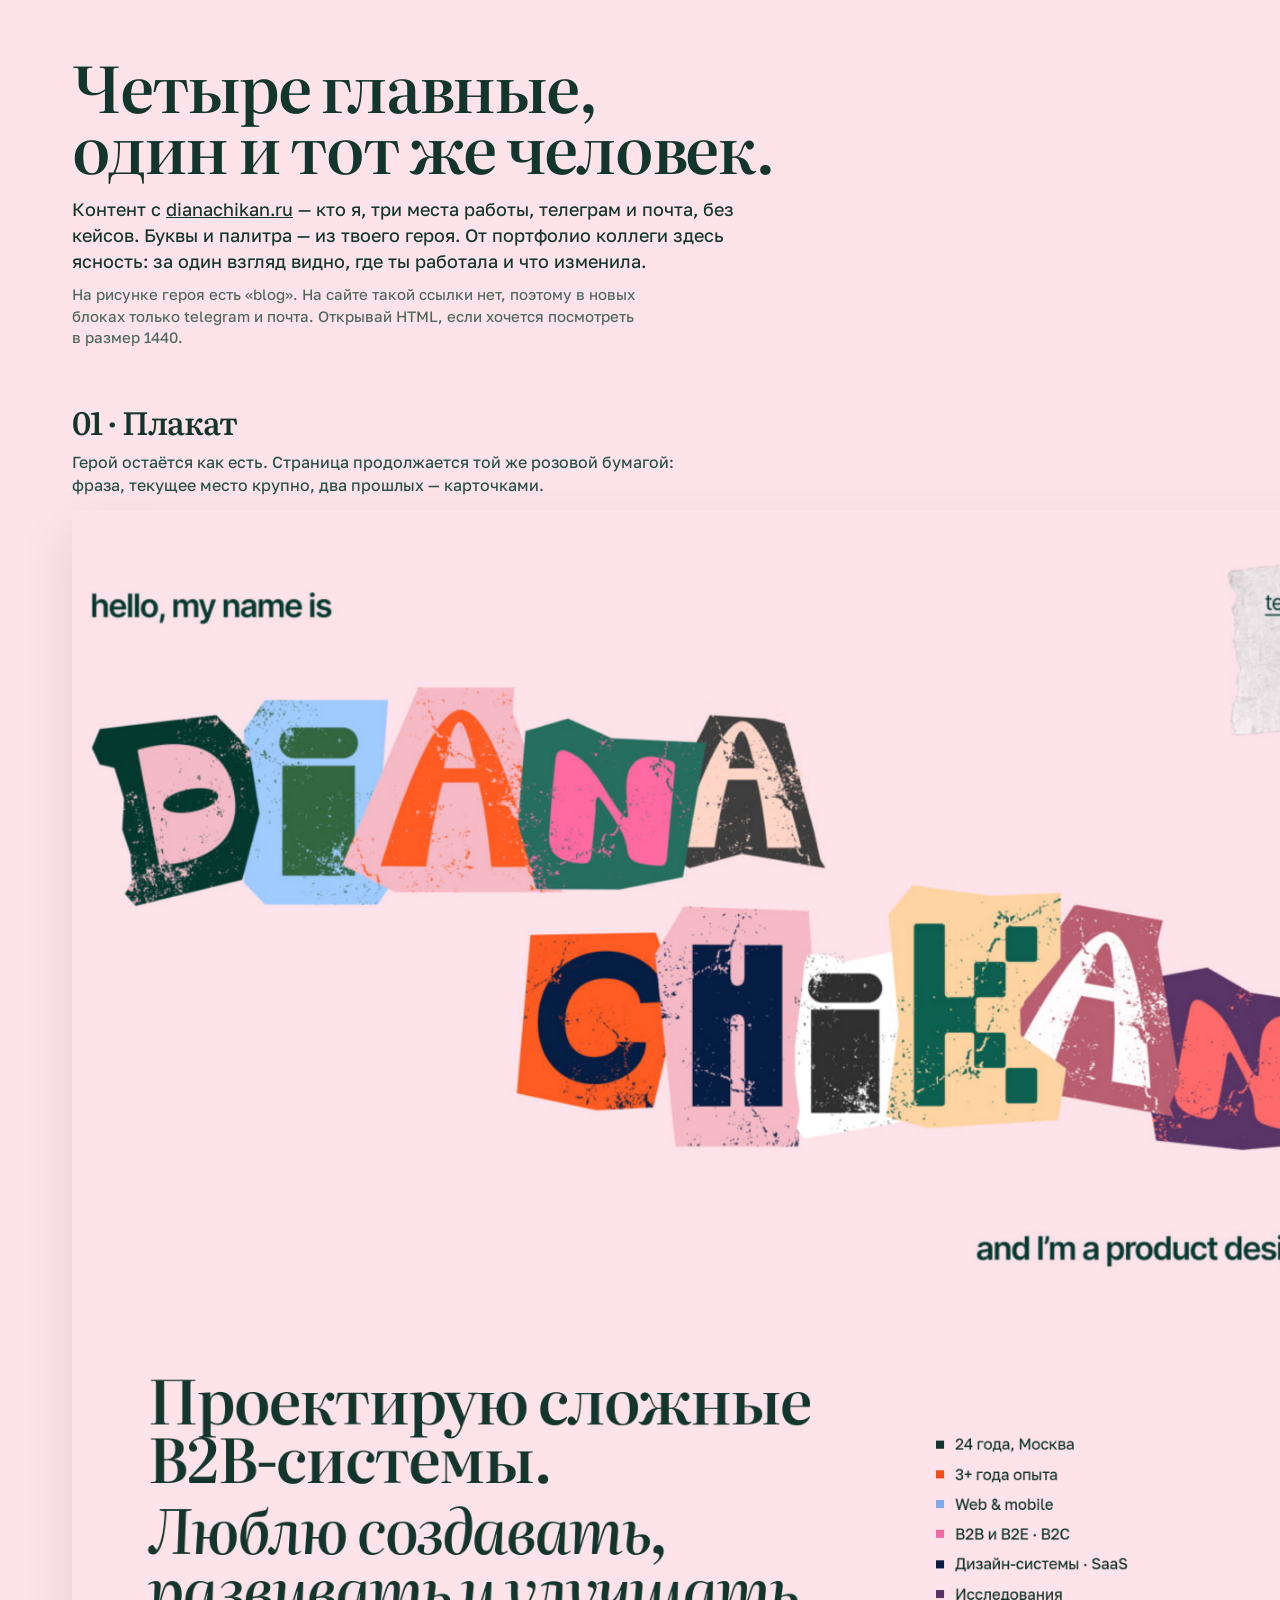
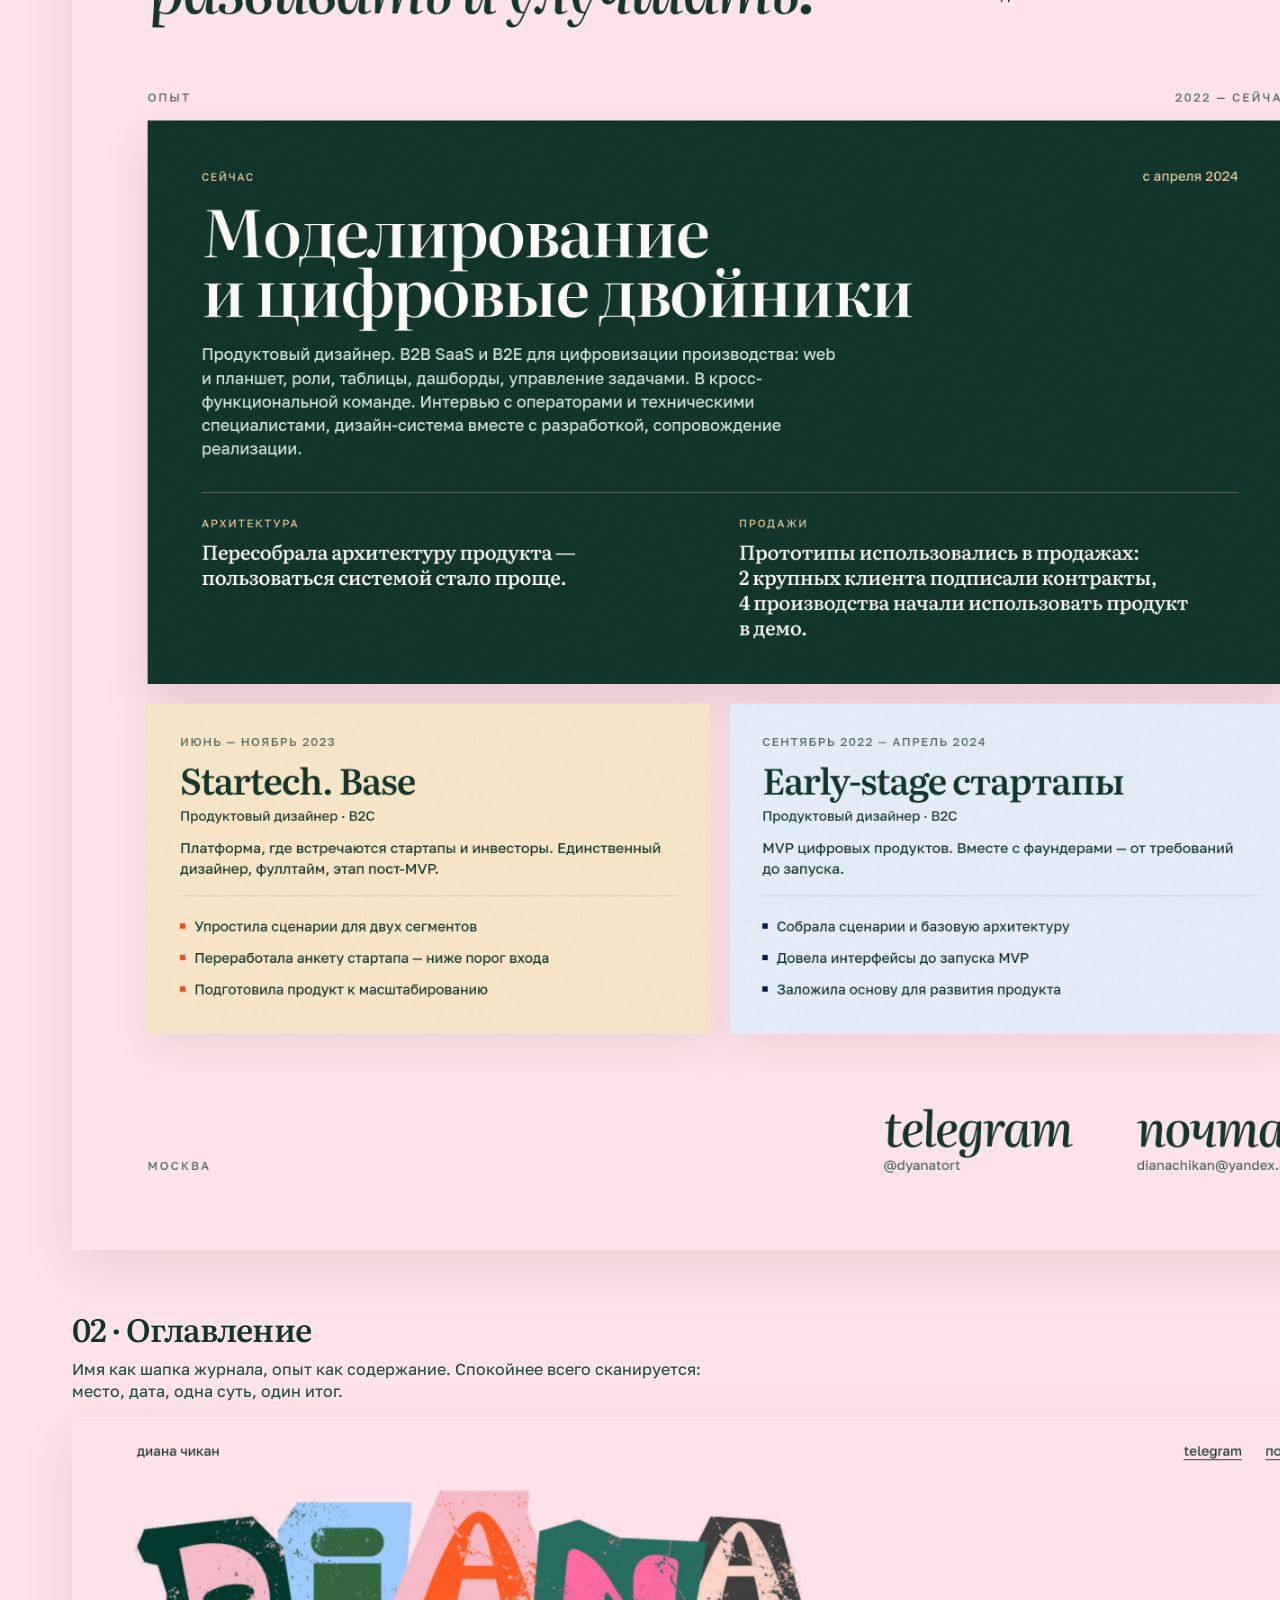
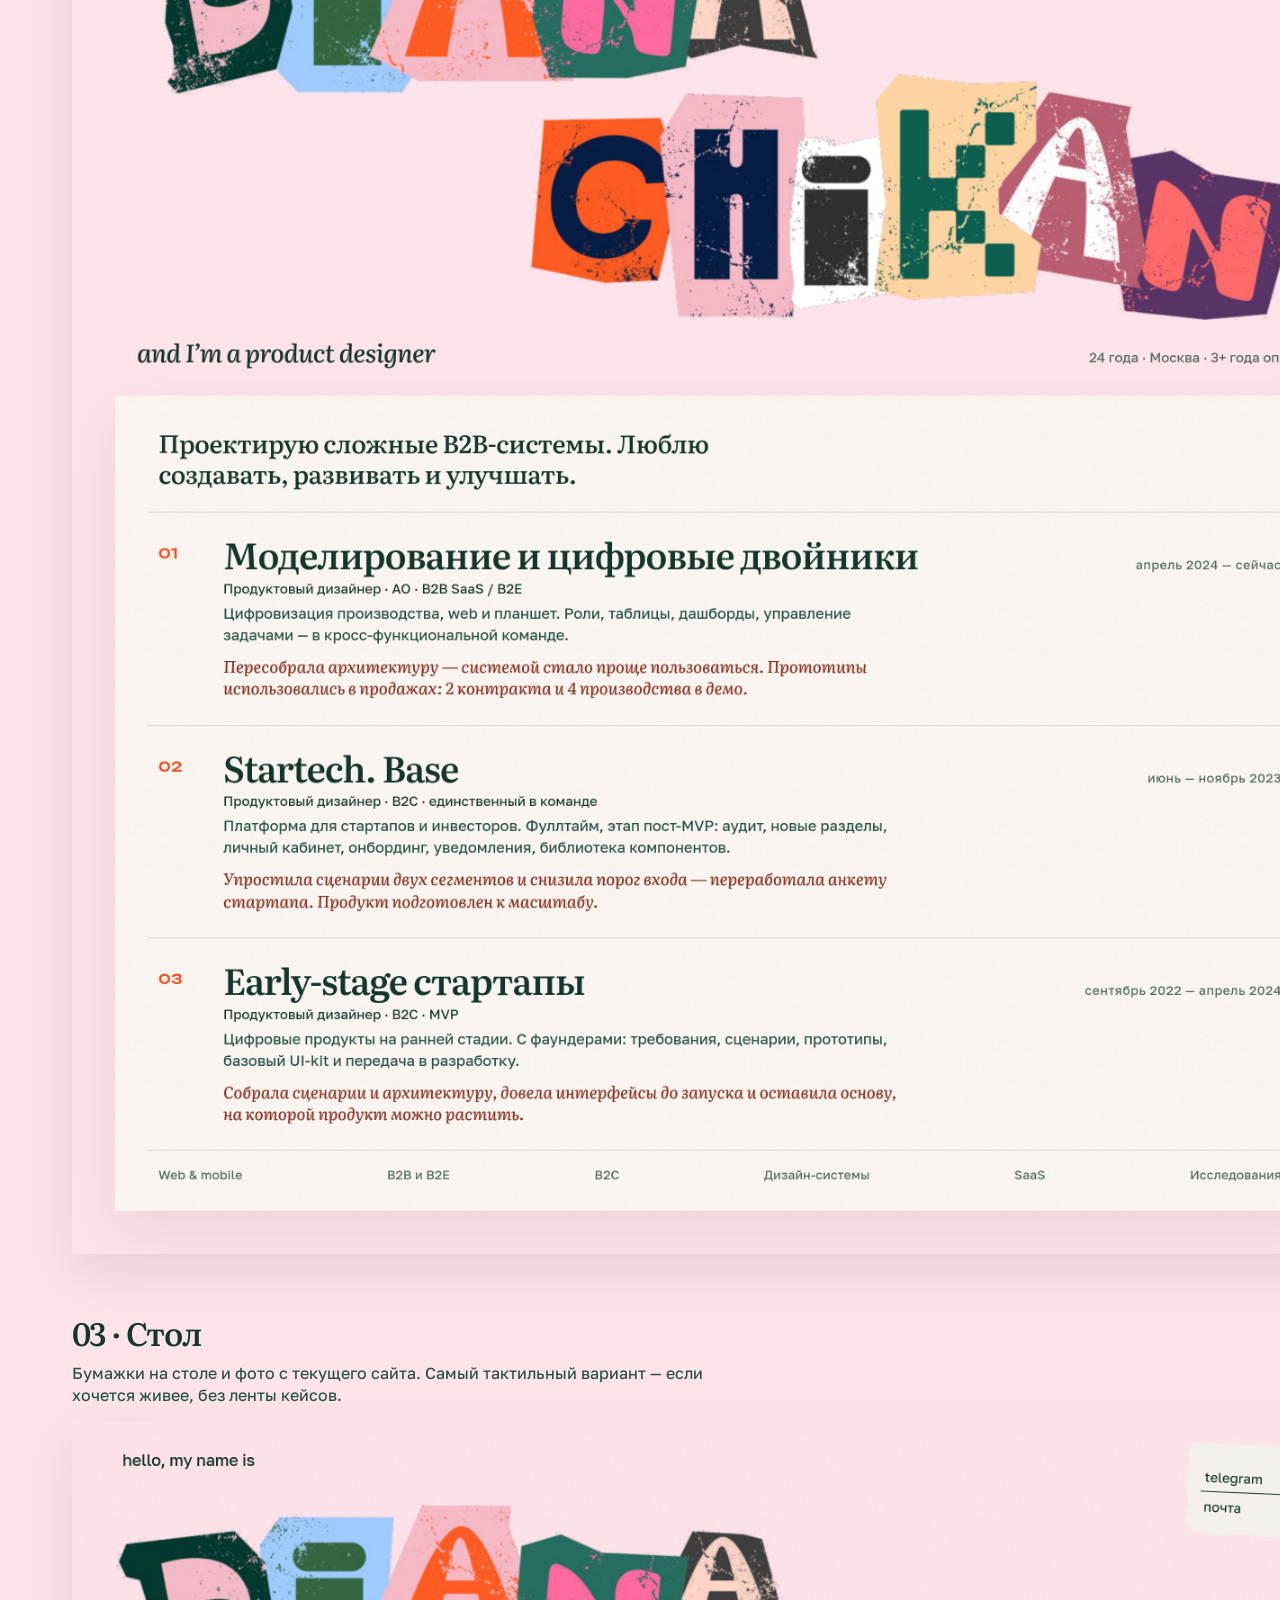
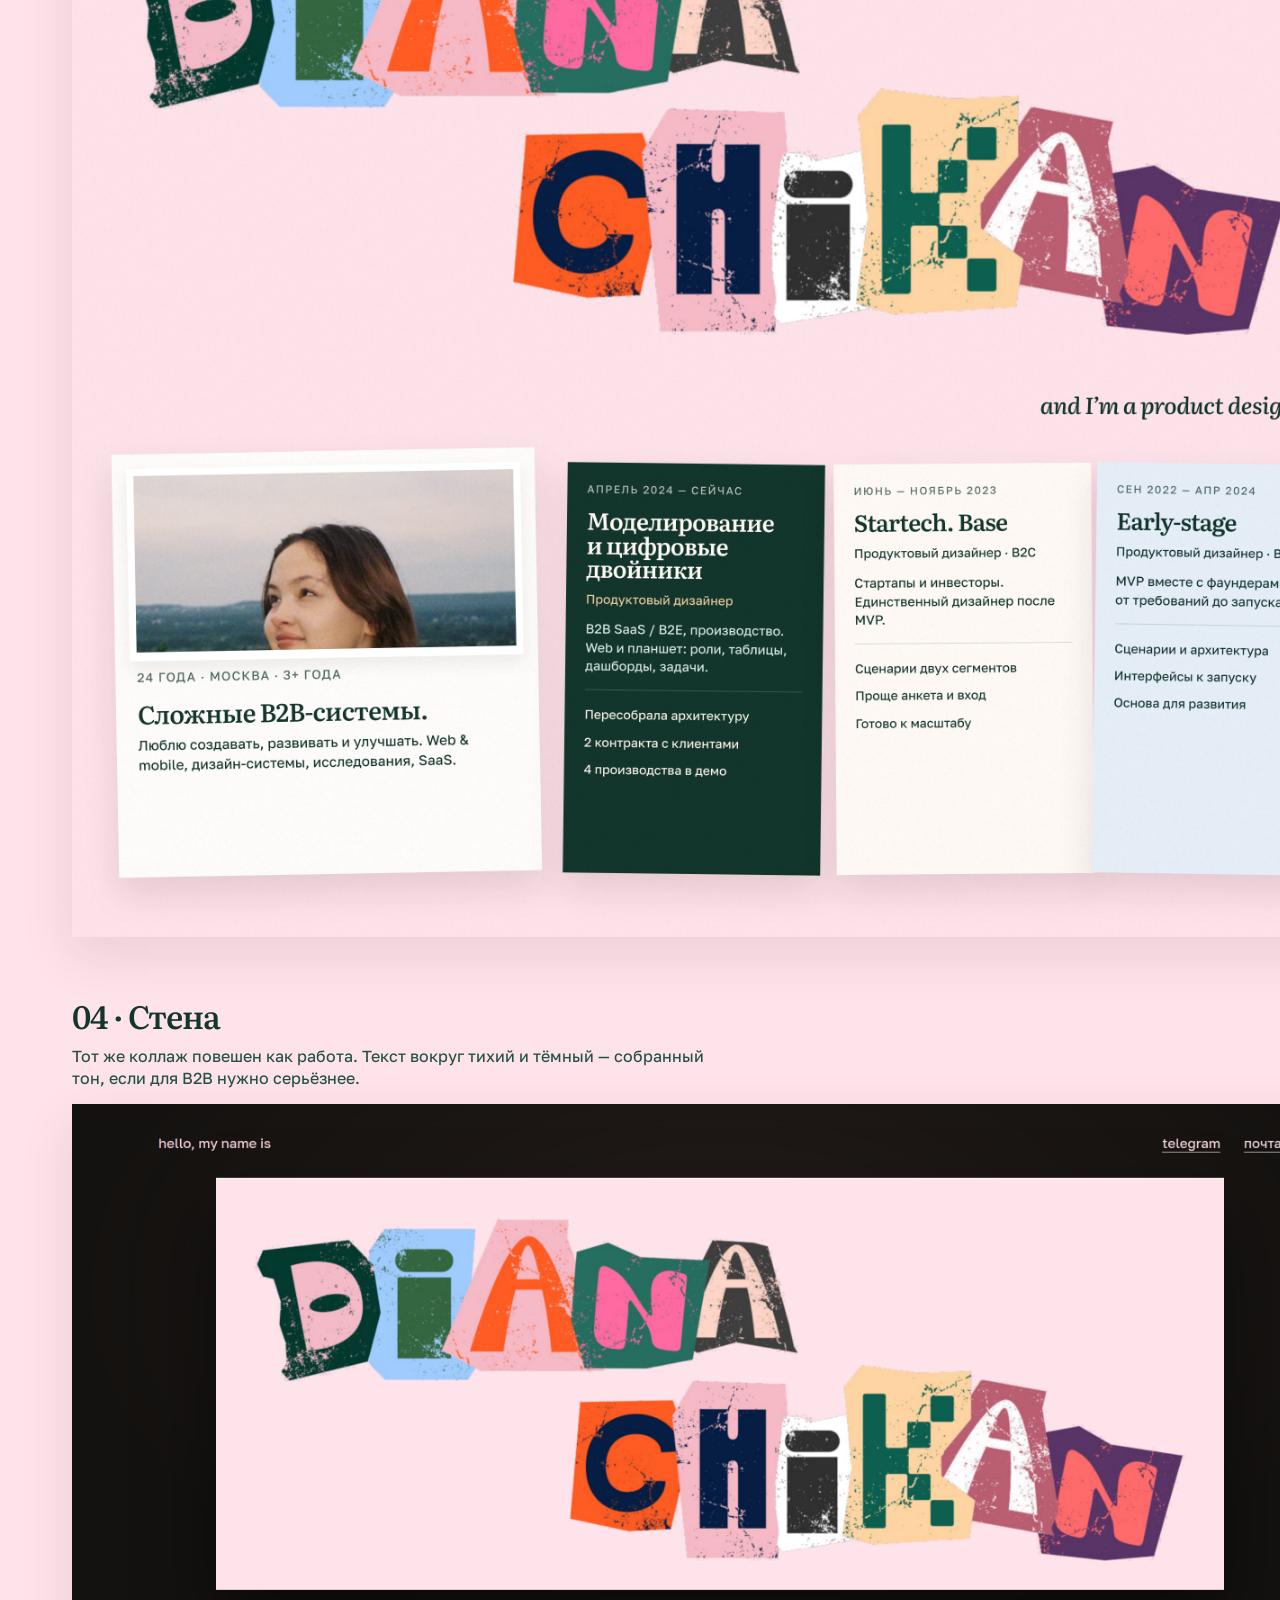
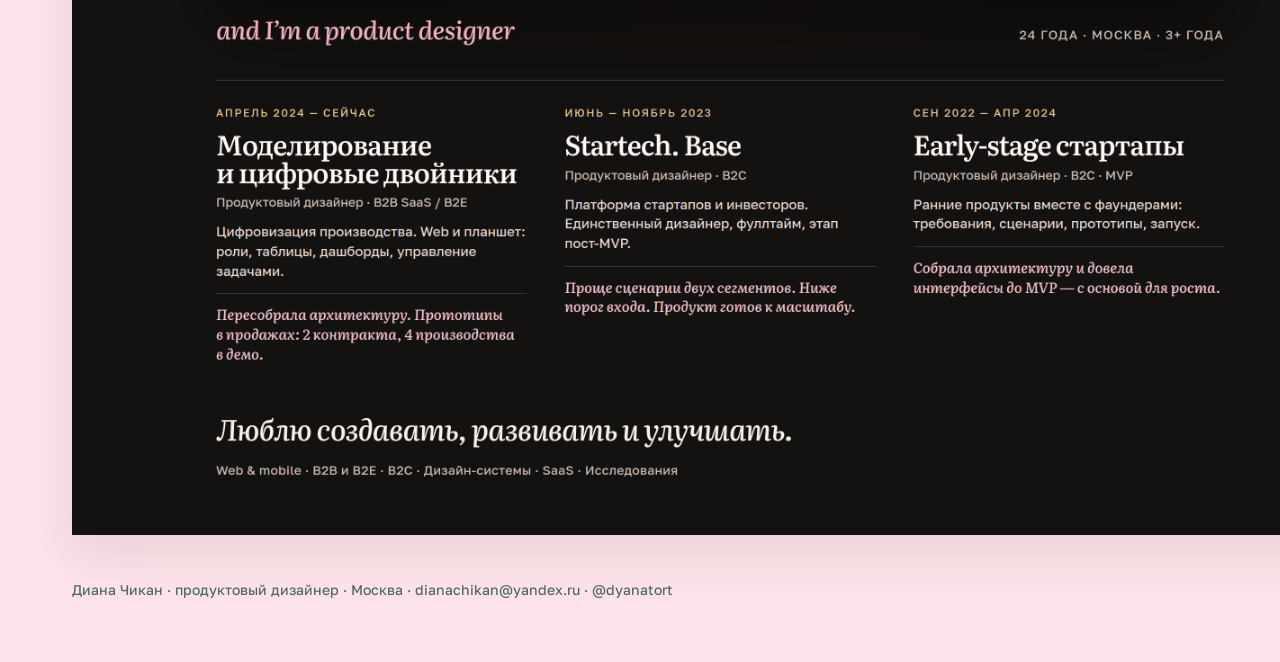
<file: concepts/index.html>
<!DOCTYPE html>
<html lang="ru">
<head>
  <meta charset="utf-8">
  <meta name="viewport" content="width=1440">
  <title>Главная — четыре концепта</title>
  <link rel="stylesheet" href="css/fonts.css">
  <style>
    body {
      width: 1440px;
      margin: 0 auto;
      background: var(--pink);
      color: var(--ink);
    }

    header {
      padding: 56px 72px 12px;
    }

    h1 {
      margin: 0;
      font-family: "Literata", serif;
      font-weight: 560;
      font-size: 64px;
      line-height: 0.95;
      letter-spacing: -0.035em;
    }

    header p {
      max-width: 38em;
      margin: 18px 0 0;
      font-size: 18px;
      line-height: 1.45;
    }

    header a { color: inherit; }

    .note {
      margin-top: 10px;
      font-size: 15px;
      line-height: 1.45;
      color: var(--ink-soft);
    }

    article {
      padding: 36px 72px 18px;
    }

    .label {
      display: flex;
      justify-content: space-between;
      align-items: baseline;
      gap: 24px;
      margin-bottom: 14px;
    }

    .label h2 {
      margin: 0;
      font-family: "Literata", serif;
      font-weight: 560;
      font-size: 32px;
      letter-spacing: -0.03em;
    }

    .label a {
      font-size: 15px;
      text-decoration: none;
      border-bottom: 1px solid currentColor;
    }

    .label p {
      margin: 6px 0 0;
      max-width: 40em;
      font-size: 16px;
      line-height: 1.4;
      color: #245046;
    }

    figure {
      margin: 0;
      background: white;
      box-shadow: 0 18px 50px rgba(60, 24, 36, 0.1);
    }

    figure img { width: 100%; height: auto; }

    footer {
      padding: 28px 72px 64px;
      font-size: 14px;
      color: var(--ink-soft);
    }
  </style>
</head>
<body>
  <header>
    <h1>Четыре главные,<br>один и тот же человек.</h1>
    <p>
      Контент с&nbsp;<a href="https://dianachikan.ru/">dianachikan.ru</a> — кто я, три места работы, телеграм и&nbsp;почта, без кейсов.
      Буквы и&nbsp;палитра — из&nbsp;твоего героя.
      От&nbsp;портфолио коллеги здесь ясность: за&nbsp;один взгляд видно, где ты работала и&nbsp;что изменила.
    </p>
    <p class="note">
      На&nbsp;рисунке героя есть «blog». На&nbsp;сайте такой ссылки нет, поэтому в&nbsp;новых блоках только telegram и&nbsp;почта.
      Открывай HTML, если хочется посмотреть в&nbsp;размер 1440.
    </p>
  </header>

  <article>
    <div class="label">
      <div>
        <h2>01 · Плакат</h2>
        <p>Герой остаётся как есть. Страница продолжается той же розовой бумагой: фраза, текущее место крупно, два прошлых — карточками.</p>
      </div>
      <a href="poster.html">открыть</a>
    </div>
    <figure><img src="shots/poster.png" alt="Концепт Плакат"></figure>
  </article>

  <article>
    <div class="label">
      <div>
        <h2>02 · Оглавление</h2>
        <p>Имя как шапка журнала, опыт как содержание. Спокойнее всего сканируется: место, дата, одна суть, один итог.</p>
      </div>
      <a href="contents.html">открыть</a>
    </div>
    <figure><img src="shots/contents.png" alt="Концепт Оглавление"></figure>
  </article>

  <article>
    <div class="label">
      <div>
        <h2>03 · Стол</h2>
        <p>Бумажки на&nbsp;столе и&nbsp;фото с&nbsp;текущего сайта. Самый тактильный вариант — если хочется живее, без ленты кейсов.</p>
      </div>
      <a href="desk.html">открыть</a>
    </div>
    <figure><img src="shots/desk.png" alt="Концепт Стол"></figure>
  </article>

  <article>
    <div class="label">
      <div>
        <h2>04 · Стена</h2>
        <p>Тот же коллаж повешен как работа. Текст вокруг тихий и&nbsp;тёмный — собранный тон, если для B2B нужно серьёзнее.</p>
      </div>
      <a href="wall.html">открыть</a>
    </div>
    <figure><img src="shots/wall.png" alt="Концепт Стена"></figure>
  </article>

  <footer>Диана Чикан · продуктовый дизайнер · Москва · dianachikan@yandex.ru · @dyanatort</footer>
</body>
</html>
</file>
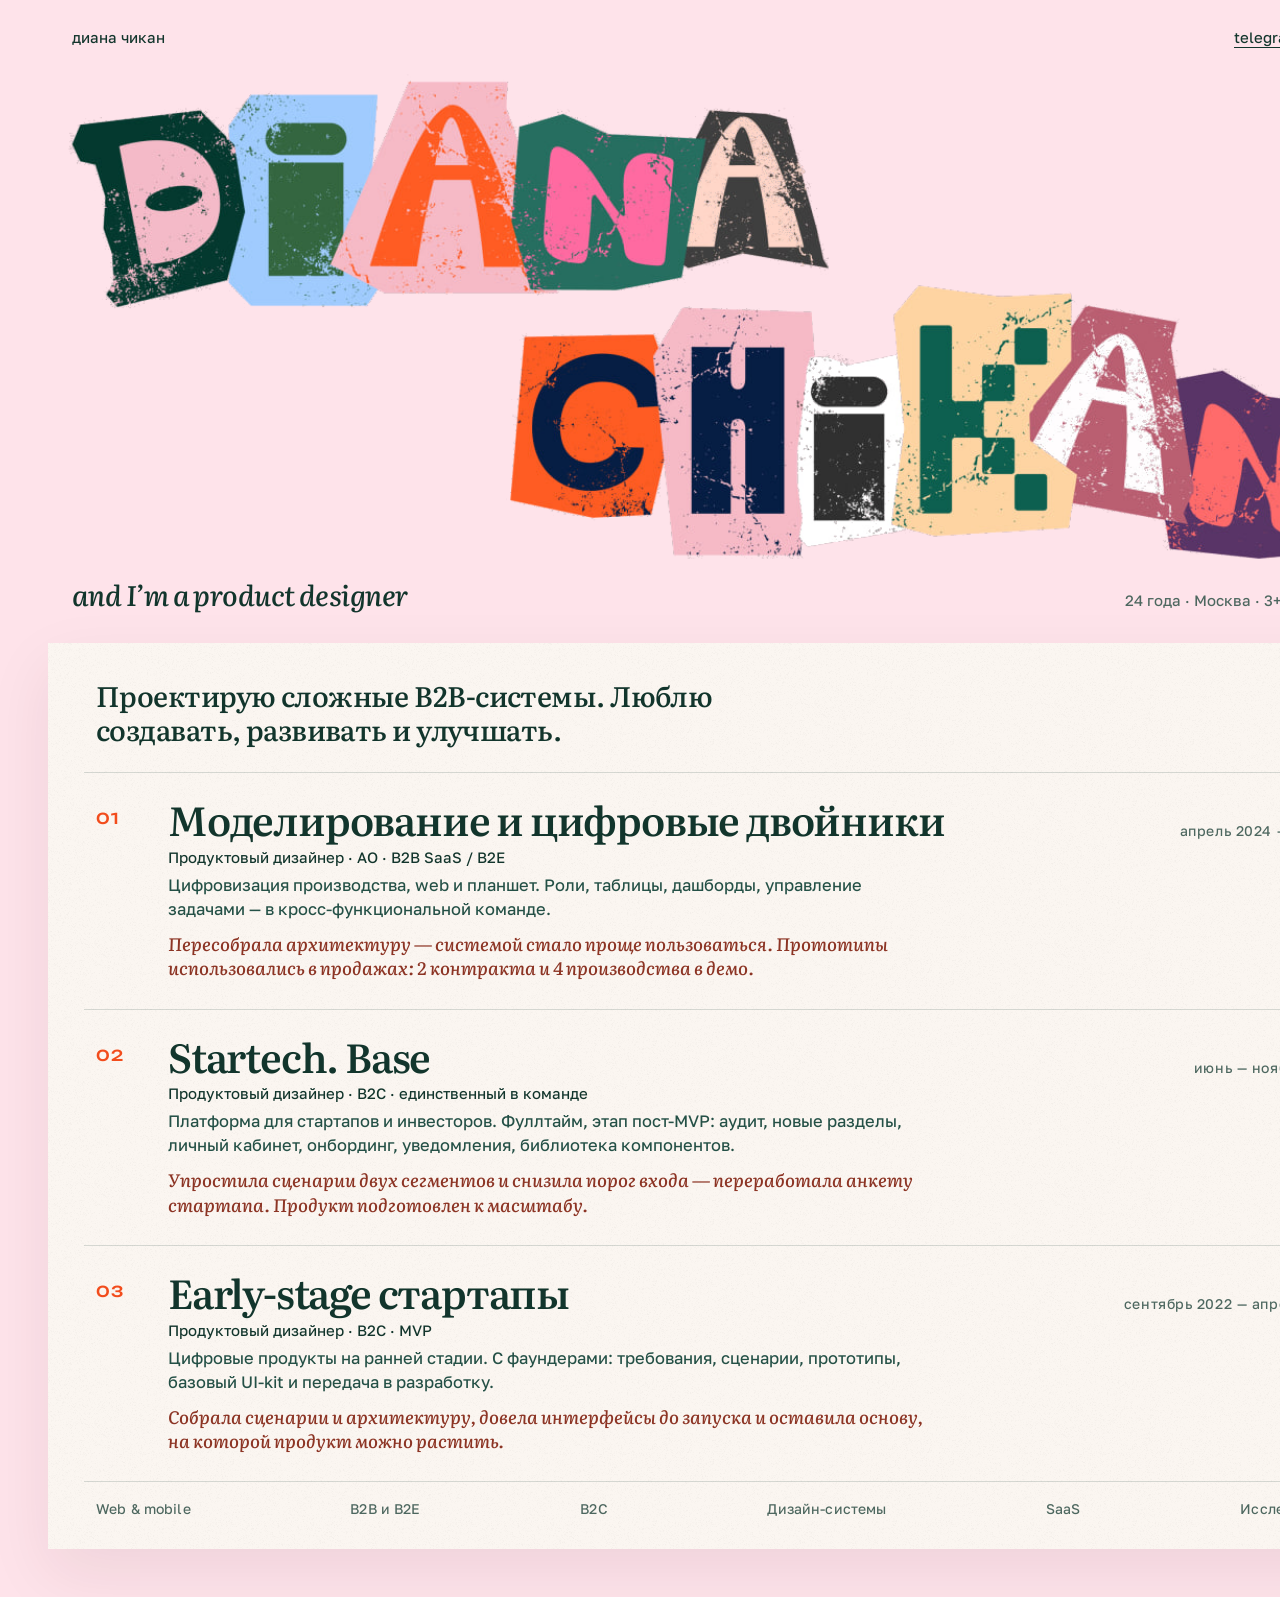
<file: concepts/contents.html>
<!DOCTYPE html>
<html lang="ru">
<head>
  <meta charset="utf-8">
  <meta name="viewport" content="width=1440">
  <title>Оглавление — Диана Чикан</title>
  <link rel="stylesheet" href="css/fonts.css">
  <style>
    body {
      width: 1440px;
      margin: 0 auto;
      background: var(--pink);
    }

    header {
      display: flex;
      justify-content: space-between;
      align-items: baseline;
      padding: 28px 72px 0;
      font-size: 15px;
    }

    header nav { display: flex; gap: 26px; }

    header a {
      text-decoration: none;
      border-bottom: 1px solid currentColor;
      padding-bottom: 1px;
    }

    .mast {
      width: calc(100% - 120px);
      margin: 18px 60px 0;
      height: auto;
    }

    .under {
      display: flex;
      justify-content: space-between;
      align-items: baseline;
      gap: 24px;
      margin: 6px 72px 0;
    }

    .under em {
      font-family: "Literata", serif;
      font-style: italic;
      font-weight: 520;
      font-size: 28px;
      letter-spacing: -0.02em;
    }

    .under span {
      font-size: 15px;
      color: var(--ink-soft);
    }

    .sheet {
      position: relative;
      margin: 28px 48px 48px;
      padding: 8px 36px 22px;
      background: var(--paper);
      box-shadow: 0 24px 60px rgba(70, 24, 40, 0.08);
    }

    .sheet::before {
      content: "";
      position: absolute;
      inset: 0;
      background: url("assets/noise.png");
      opacity: 0.18;
      mix-blend-mode: multiply;
      pointer-events: none;
    }

    .bio {
      position: relative;
      margin: 0;
      padding: 28px 12px 8px;
      max-width: 28em;
      font-family: "Literata", serif;
      font-weight: 520;
      font-size: 28px;
      line-height: 1.2;
      letter-spacing: -0.02em;
    }

    ol {
      position: relative;
      list-style: none;
      margin: 18px 0 0;
      padding: 0;
    }

    li {
      display: grid;
      grid-template-columns: 64px 1fr;
      gap: 8px;
      padding: 26px 12px 28px;
      border-top: 1px solid rgba(18, 53, 44, 0.16);
    }

    .n {
      padding-top: 10px;
      font-family: "Unbounded", sans-serif;
      font-weight: 500;
      font-size: 15px;
      letter-spacing: 0.04em;
      color: var(--orange);
    }

    .top {
      display: grid;
      grid-template-columns: 1fr auto;
      gap: 28px;
      align-items: baseline;
    }

    h2 {
      margin: 0;
      font-family: "Literata", serif;
      font-weight: 580;
      font-size: 40px;
      line-height: 1.02;
      letter-spacing: -0.03em;
    }

    time {
      font-size: 14px;
      letter-spacing: 0.04em;
      color: var(--ink-soft);
      white-space: nowrap;
    }

    .role {
      margin: 8px 0 0;
      font-size: 15px;
    }

    .desc {
      margin: 8px 0 0;
      max-width: 46em;
      font-size: 16.5px;
      line-height: 1.45;
      color: #245046;
    }

    .proof {
      margin: 10px 0 0;
      max-width: 42em;
      font-family: "Literata", serif;
      font-style: italic;
      font-weight: 500;
      font-size: 18px;
      line-height: 1.35;
      color: #8c3424;
    }

    .skills {
      position: relative;
      display: flex;
      justify-content: space-between;
      gap: 24px;
      margin: 0;
      padding: 18px 12px 10px;
      border-top: 1px solid rgba(18, 53, 44, 0.16);
      font-size: 14px;
      letter-spacing: 0.01em;
      color: var(--ink-soft);
    }
  </style>
</head>
<body>
  <header>
    <span>диана чикан</span>
    <nav>
      <a href="https://t.me/dyanatort">telegram</a>
      <a href="mailto:dianachikan@yandex.ru">почта</a>
    </nav>
  </header>

  <img class="mast" src="assets/mark.png" alt="Diana Chikan">

  <p class="under">
    <em>and I’m a product designer</em>
    <span>24 года · Москва · 3+ года опыта</span>
  </p>

  <section class="sheet">
    <p class="bio">Проектирую сложные B2B-системы. Люблю создавать, развивать и&nbsp;улучшать.</p>
    <ol>
      <li>
        <span class="n">01</span>
        <div>
          <div class="top">
            <h2>Моделирование и&nbsp;цифровые двойники</h2>
            <time>апрель 2024 — сейчас</time>
          </div>
          <p class="role">Продуктовый дизайнер · АО · B2B SaaS / B2E</p>
          <p class="desc">Цифровизация производства, web и&nbsp;планшет. Роли, таблицы, дашборды, управление задачами — в&nbsp;кросс-функциональной команде.</p>
          <p class="proof">Пересобрала архитектуру — системой стало проще пользоваться. Прототипы использовались в&nbsp;продажах: 2&nbsp;контракта и&nbsp;4&nbsp;производства в&nbsp;демо.</p>
        </div>
      </li>
      <li>
        <span class="n">02</span>
        <div>
          <div class="top">
            <h2>Startech. Base</h2>
            <time>июнь — ноябрь 2023</time>
          </div>
          <p class="role">Продуктовый дизайнер · B2C · единственный в&nbsp;команде</p>
          <p class="desc">Платформа для стартапов и&nbsp;инвесторов. Фуллтайм, этап пост-MVP: аудит, новые разделы, личный кабинет, онбординг, уведомления, библиотека компонентов.</p>
          <p class="proof">Упростила сценарии двух сегментов и&nbsp;снизила порог входа — переработала анкету стартапа. Продукт подготовлен к&nbsp;масштабу.</p>
        </div>
      </li>
      <li>
        <span class="n">03</span>
        <div>
          <div class="top">
            <h2>Early-stage стартапы</h2>
            <time>сентябрь 2022 — апрель 2024</time>
          </div>
          <p class="role">Продуктовый дизайнер · B2C · MVP</p>
          <p class="desc">Цифровые продукты на&nbsp;ранней стадии. С&nbsp;фаундерами: требования, сценарии, прототипы, базовый UI&#8209;kit и&nbsp;передача в&nbsp;разработку.</p>
          <p class="proof">Собрала сценарии и&nbsp;архитектуру, довела интерфейсы до&nbsp;запуска и&nbsp;оставила основу, на&nbsp;которой продукт можно растить.</p>
        </div>
      </li>
    </ol>
    <p class="skills">
      <span>Web &amp; mobile</span>
      <span>B2B и B2E</span>
      <span>B2C</span>
      <span>Дизайн-системы</span>
      <span>SaaS</span>
      <span>Исследования</span>
    </p>
  </section>
</body>
</html>
</file>
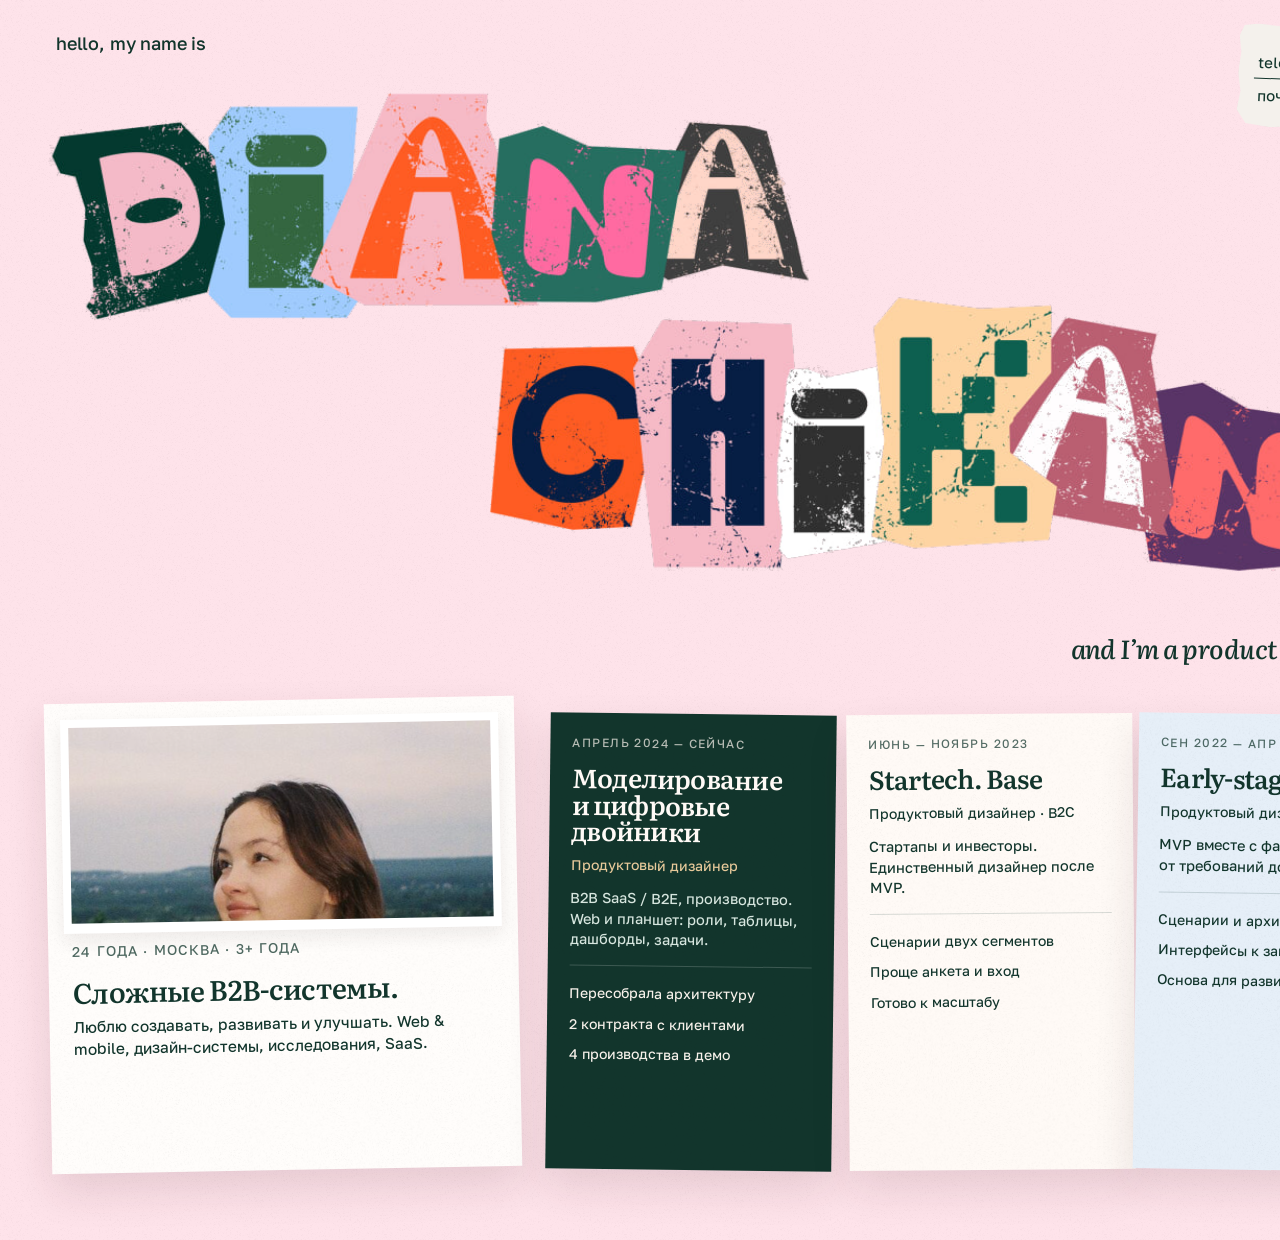
<file: concepts/desk.html>
<!DOCTYPE html>
<html lang="ru">
<head>
  <meta charset="utf-8">
  <meta name="viewport" content="width=1440">
  <title>Стол — Диана Чикан</title>
  <link rel="stylesheet" href="css/fonts.css">
  <style>
    body {
      width: 1440px;
      height: 1240px;
      margin: 0 auto;
      overflow: hidden;
      background: var(--pink);
    }

    .board {
      position: relative;
      width: 1440px;
      height: 1240px;
    }

    .board::before {
      content: "";
      position: absolute;
      inset: 0;
      background: url("assets/noise.png");
      opacity: 0.16;
      mix-blend-mode: multiply;
      pointer-events: none;
    }

    .hello {
      position: absolute;
      left: 56px;
      top: 32px;
      margin: 0;
      font-size: 18px;
      font-weight: 500;
      letter-spacing: -0.01em;
    }

    .tag {
      position: absolute;
      right: 56px;
      top: 628px;
      margin: 0;
      font-family: "Literata", serif;
      font-style: italic;
      font-weight: 520;
      font-size: 26px;
      letter-spacing: -0.02em;
    }

    .mark {
      position: absolute;
      left: 40px;
      top: 78px;
      width: 1320px;
      height: auto;
    }

    .scrap {
      position: absolute;
      z-index: 3;
      top: 26px;
      right: 46px;
      width: 156px;
      padding: 22px 16px 16px;
      background: #f4f1ec;
      transform: rotate(2.4deg);
      box-shadow: 0 12px 28px rgba(50, 20, 30, 0.12);
      clip-path: polygon(
        3% 2%, 12% 0, 28% 2%, 46% 0, 63% 1.6%, 80% 0, 97% 3%,
        100% 16%, 98% 34%, 100% 52%, 97.5% 70%, 100% 88%, 96% 100%,
        78% 98%, 58% 100%, 40% 97.5%, 22% 100%, 6% 97%,
        0 84%, 2% 66%, 0 48%, 1.5% 28%, 0 12%
      );
    }

    .scrap a {
      display: block;
      padding: 7px 4px;
      border-bottom: 1px solid var(--ink);
      text-decoration: none;
      font-size: 15px;
    }

    .scrap a:last-child { border-bottom: 0; }

    .paper {
      position: absolute;
      z-index: 2;
      overflow: hidden;
      box-shadow: 0 18px 40px rgba(60, 24, 36, 0.12);
    }

    .paper::before {
      content: "";
      position: absolute;
      inset: 0;
      background: url("assets/noise.png");
      opacity: 0.2;
      mix-blend-mode: multiply;
      pointer-events: none;
    }

    .paper > * { position: relative; z-index: 1; }

    .bio {
      left: 48px;
      top: 700px;
      width: 470px;
      height: 470px;
      padding: 16px 16px 20px;
      background: #fffdfb;
      transform: rotate(-1.05deg);
    }

    .polaroid {
      background: white;
      padding: 8px 8px 10px;
      box-shadow: 0 8px 18px rgba(40, 20, 30, 0.08);
    }

    .polaroid img {
      width: 100%;
      height: 196px;
      object-fit: cover;
      object-position: center 18%;
    }

    .bio h2 {
      margin: 16px 8px 0;
      font-family: "Literata", serif;
      font-weight: 560;
      font-size: 28px;
      line-height: 1.05;
      letter-spacing: -0.03em;
    }

    .bio .meta {
      margin: 8px 8px 0;
      font-size: 14px;
      letter-spacing: 0.08em;
      text-transform: uppercase;
      color: var(--ink-soft);
    }

    .bio p {
      margin: 10px 8px 0;
      font-size: 15.5px;
      line-height: 1.4;
    }

    .ticket {
      top: 714px;
      width: 286px;
      height: 456px;
      padding: 22px 22px 20px;
    }

    .t1 {
      left: 548px;
      background: #12352c;
      color: #f7f1ea;
      transform: rotate(0.7deg);
    }

    .t2 {
      left: 848px;
      background: #fffaf6;
      transform: rotate(-0.45deg);
    }

    .t3 {
      left: 1136px;
      width: 256px;
      background: #e6eff8;
      transform: rotate(0.85deg);
    }

    .ticket .when {
      margin: 0;
      font-size: 12px;
      letter-spacing: 0.12em;
      text-transform: uppercase;
      opacity: 0.72;
    }

    .ticket h3 {
      margin: 14px 0 0;
      font-family: "Literata", serif;
      font-weight: 580;
      font-size: 26px;
      line-height: 1.02;
      letter-spacing: -0.03em;
    }

    .t1 h3 { color: #fffaf6; }

    .ticket .role {
      margin: 12px 0 0;
      font-size: 14px;
      line-height: 1.35;
    }

    .ticket .text {
      margin: 14px 0 0;
      font-size: 14.5px;
      line-height: 1.4;
    }

    .t1 .text { color: #d7e6df; }
    .t1 .role { color: var(--sand-deep); }

    .ticket ul {
      margin: 16px 0 0;
      padding: 12px 0 0;
      list-style: none;
      border-top: 1px solid rgba(255, 255, 255, 0.18);
    }

    .t2 ul, .t3 ul { border-top-color: rgba(18, 53, 44, 0.16); }

    .ticket li {
      margin: 0;
      padding: 6px 0;
      font-size: 14px;
      line-height: 1.3;
    }
  </style>
</head>
<body>
  <div class="board">
    <p class="hello">hello, my name is</p>
    <aside class="scrap">
      <a href="https://t.me/dyanatort">telegram</a>
      <a href="mailto:dianachikan@yandex.ru">почта</a>
    </aside>
    <img class="mark" src="assets/mark.png" alt="Diana Chikan">
    <p class="tag">and I’m a product designer</p>

    <article class="paper bio">
      <div class="polaroid">
        <img src="assets/photo.png" alt="Диана Чикан">
      </div>
      <p class="meta">24 года · Москва · 3+ года</p>
      <h2>Сложные B2B&#8209;системы.</h2>
      <p>Люблю создавать, развивать и&nbsp;улучшать. Web &amp; mobile, дизайн-системы, исследования, SaaS.</p>
    </article>

    <article class="paper ticket t1">
      <p class="when">апрель 2024 — сейчас</p>
      <h3>Моделирование и&nbsp;цифровые двойники</h3>
      <p class="role">Продуктовый дизайнер</p>
      <p class="text">B2B SaaS / B2E, производство. Web и&nbsp;планшет: роли, таблицы, дашборды, задачи.</p>
      <ul>
        <li>Пересобрала архитектуру</li>
        <li>2 контракта с&nbsp;клиентами</li>
        <li>4 производства в&nbsp;демо</li>
      </ul>
    </article>

    <article class="paper ticket t2">
      <p class="when">июнь — ноябрь 2023</p>
      <h3>Startech. Base</h3>
      <p class="role">Продуктовый дизайнер · B2C</p>
      <p class="text">Стартапы и&nbsp;инвесторы. Единственный дизайнер после MVP.</p>
      <ul>
        <li>Сценарии двух сегментов</li>
        <li>Проще анкета и&nbsp;вход</li>
        <li>Готово к&nbsp;масштабу</li>
      </ul>
    </article>

    <article class="paper ticket t3">
      <p class="when">сен 2022 — апр 2024</p>
      <h3>Early-stage</h3>
      <p class="role">Продуктовый дизайнер · B2C</p>
      <p class="text">MVP вместе с&nbsp;фаундерами: от&nbsp;требований до&nbsp;запуска.</p>
      <ul>
        <li>Сценарии и&nbsp;архитектура</li>
        <li>Интерфейсы к&nbsp;запуску</li>
        <li>Основа для развития</li>
      </ul>
    </article>
  </div>
</body>
</html>
</file>
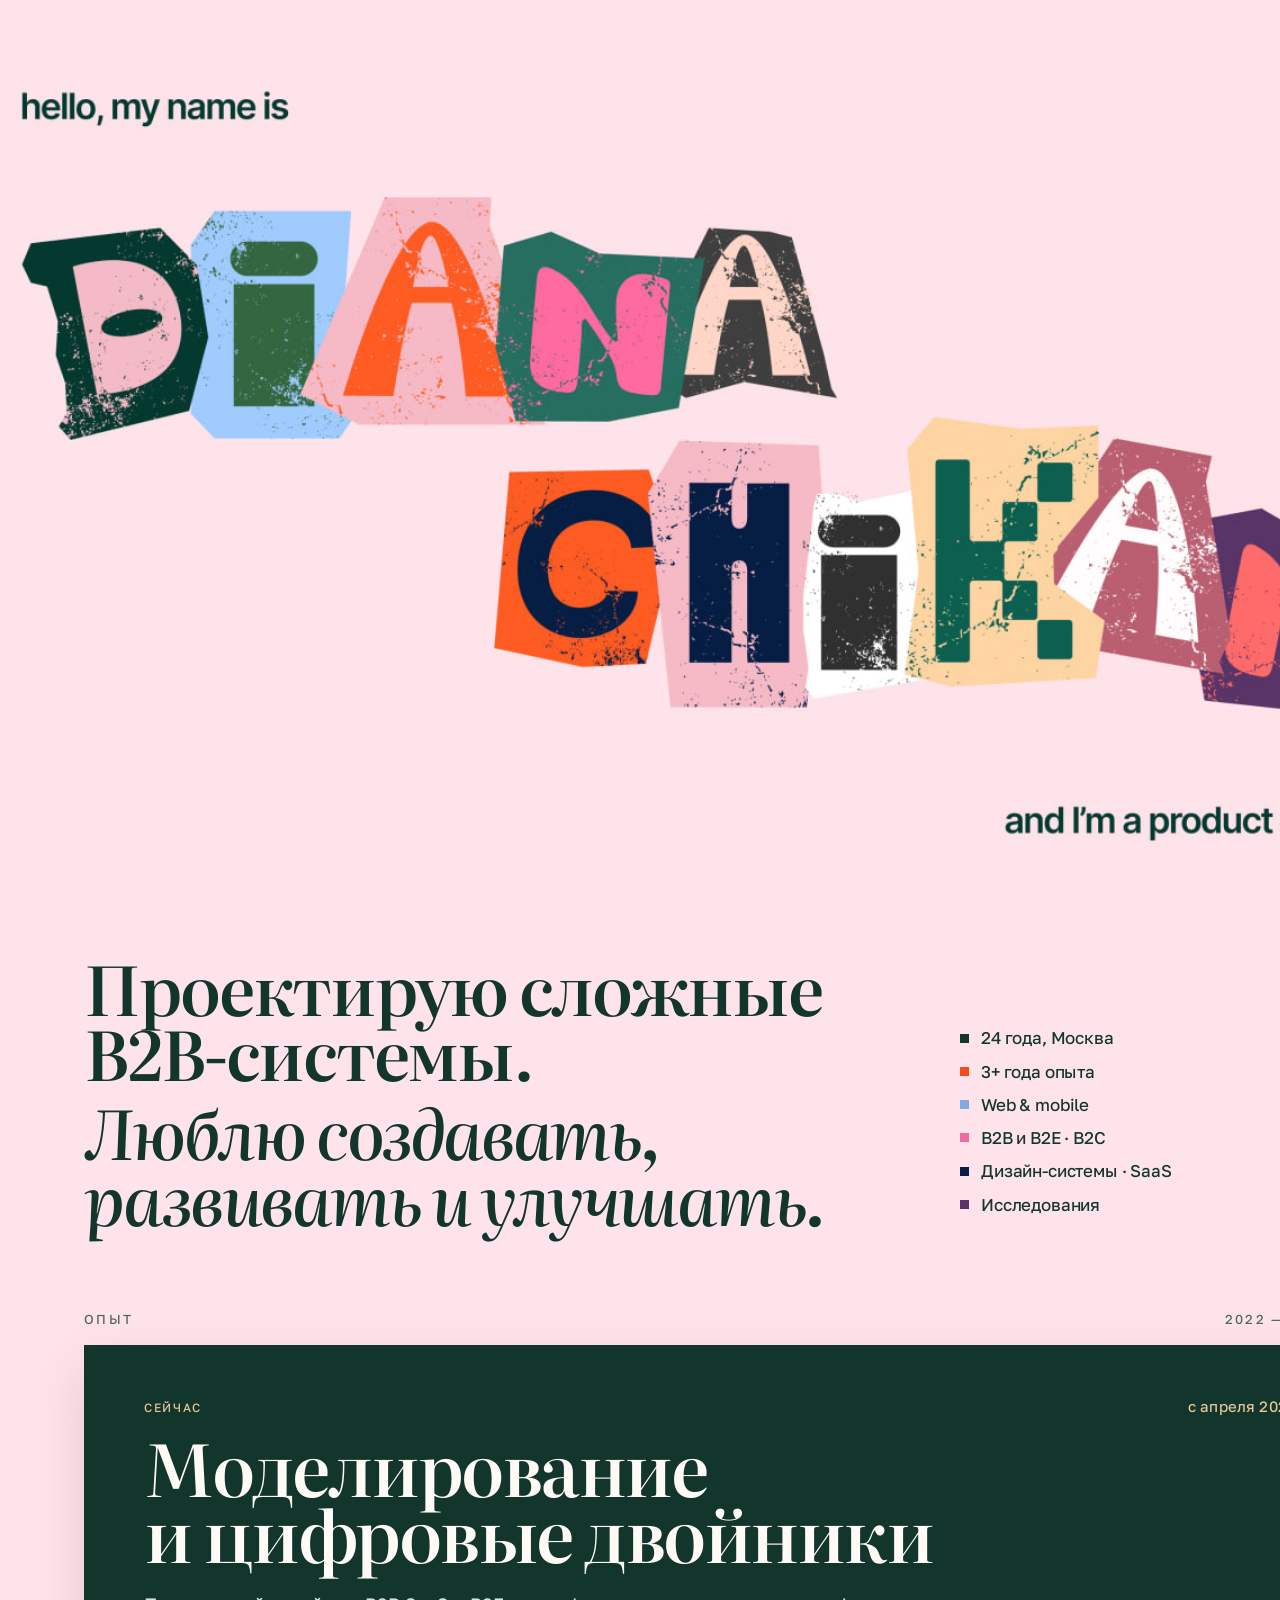
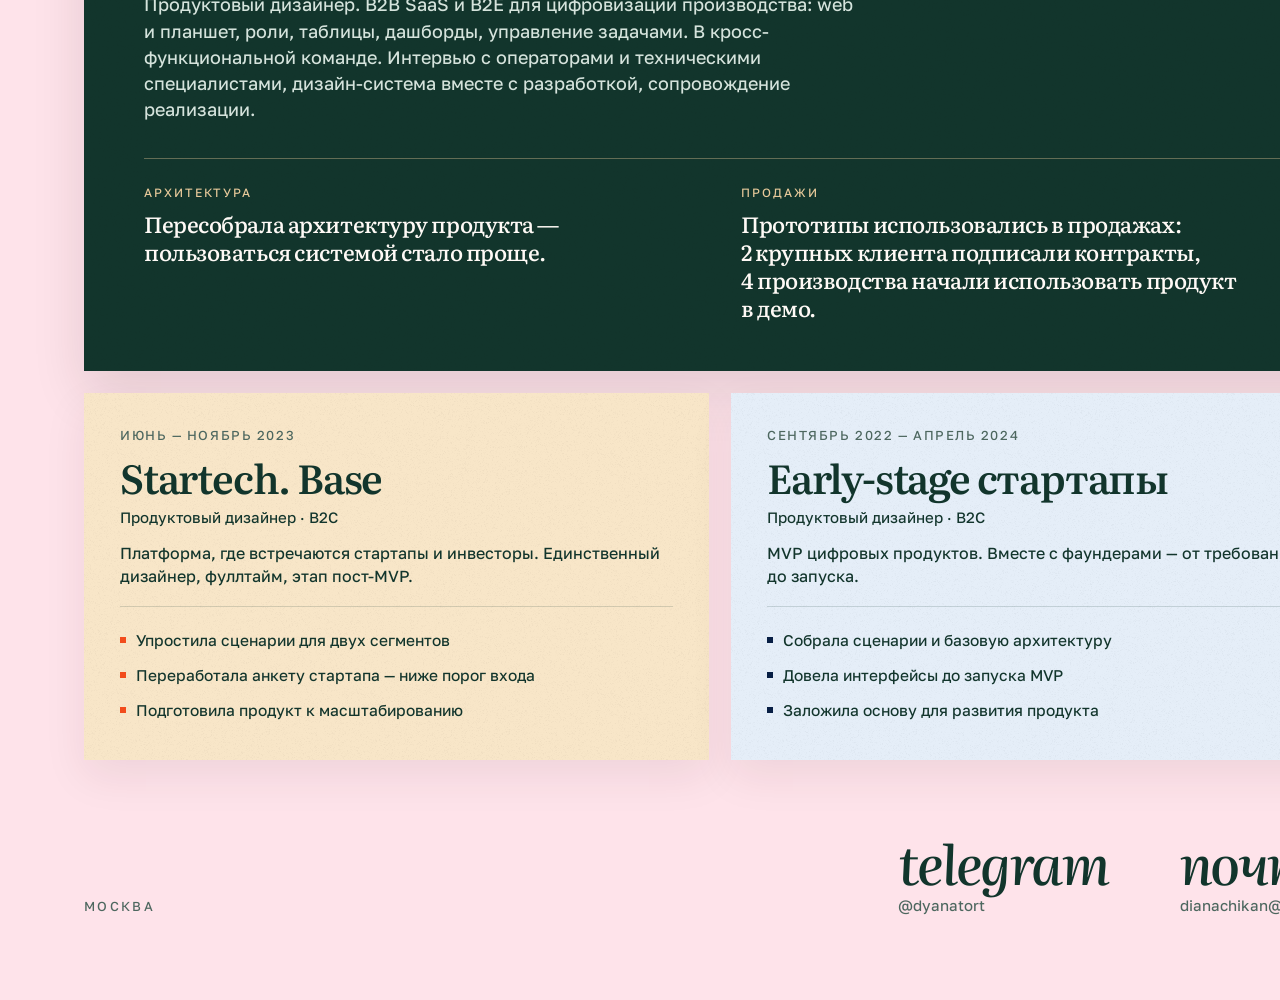
<file: concepts/poster.html>
<!DOCTYPE html>
<html lang="ru">
<head>
  <meta charset="utf-8">
  <meta name="viewport" content="width=1440">
  <title>Плакат — Диана Чикан</title>
  <link rel="stylesheet" href="css/fonts.css">
  <style>
    body {
      width: 1440px;
      margin: 0 auto;
      background: var(--pink);
    }

    .hero {
      width: 1440px;
      height: auto;
      display: block;
    }

    .intro {
      display: grid;
      grid-template-columns: 1.45fr 0.7fr;
      gap: 56px;
      align-items: end;
      padding: 28px 84px 28px;
    }

    .lede {
      margin: 0;
      font-family: "Literata", serif;
      font-weight: 560;
      font-size: 68px;
      line-height: 0.96;
      letter-spacing: -0.034em;
      font-optical-sizing: auto;
    }

    .lede em {
      display: inline-block;
      margin-top: 14px;
      font-weight: 520;
      font-style: italic;
      letter-spacing: -0.03em;
    }

    .colophon {
      margin: 0;
      padding: 0 0 8px;
      list-style: none;
    }

    .colophon li {
      display: flex;
      align-items: center;
      gap: 12px;
      padding: 6px 0;
      font-size: 17px;
      line-height: 1.25;
      letter-spacing: -0.01em;
    }

    .swatch {
      width: 9px;
      height: 9px;
      flex: none;
    }

    .exp-label {
      display: flex;
      justify-content: space-between;
      align-items: baseline;
      margin: 54px 84px 18px;
      font-size: 13px;
      letter-spacing: 0.18em;
      text-transform: uppercase;
      color: var(--ink-soft);
    }

    .sheet, .card {
      position: relative;
      overflow: hidden;
    }

    .sheet > *, .card > * { position: relative; z-index: 1; }

    .sheet::before, .card::before {
      content: "";
      position: absolute;
      inset: 0;
      background: url("assets/noise.png");
      opacity: 0.22;
      mix-blend-mode: multiply;
      pointer-events: none;
    }

    .now {
      margin: 0 84px;
      padding: 52px 60px 48px;
      background: #12352c;
      color: #f7f1ea;
      box-shadow: 0 22px 50px rgba(40, 18, 28, 0.12);
    }

    .kicker {
      display: flex;
      justify-content: space-between;
      align-items: baseline;
      margin: 0 0 18px;
      color: var(--sand-deep);
      font-size: 15px;
      letter-spacing: 0.01em;
    }

    .kicker span { letter-spacing: 0.14em; text-transform: uppercase; font-size: 12px; }

    .now h2 {
      margin: 0;
      max-width: 11.2em;
      font-family: "Literata", serif;
      font-weight: 560;
      font-size: 72px;
      line-height: 0.92;
      letter-spacing: -0.035em;
      color: #fffaf6;
    }

    .scope {
      max-width: 40em;
      margin: 26px 0 0;
      font-size: 18px;
      line-height: 1.45;
      color: #d5e3dc;
    }

    .quotes {
      display: grid;
      grid-template-columns: 1fr 1fr;
      gap: 42px;
      margin: 36px 0 0;
      padding-top: 26px;
      border-top: 1px solid rgba(231, 201, 154, 0.38);
    }

    .quotes p { margin: 0; }

    .quotes .tag {
      display: block;
      margin-bottom: 10px;
      font-size: 12px;
      letter-spacing: 0.16em;
      text-transform: uppercase;
      color: var(--sand-deep);
    }

    .quotes .line {
      font-family: "Literata", serif;
      font-weight: 500;
      font-size: 22px;
      line-height: 1.28;
      letter-spacing: -0.02em;
      color: #fffaf6;
    }

    .pair {
      display: grid;
      grid-template-columns: 1fr 1fr;
      gap: 22px;
      padding: 22px 84px 0;
    }

    .card {
      padding: 34px 36px 32px;
      box-shadow: 0 16px 40px rgba(70, 30, 40, 0.08);
    }

    .card.sand { background: #f8e6c8; }
    .card.sky { background: #e5eef8; }

    .when {
      margin: 0;
      font-size: 13px;
      letter-spacing: 0.12em;
      text-transform: uppercase;
      color: var(--ink-soft);
    }

    .card h3 {
      margin: 14px 0 0;
      font-family: "Literata", serif;
      font-weight: 580;
      font-size: 40px;
      line-height: 0.98;
      letter-spacing: -0.03em;
    }

    .role {
      margin: 12px 0 0;
      font-size: 15px;
    }

    .card .text {
      margin: 16px 0 0;
      font-size: 16px;
      line-height: 1.45;
      color: var(--ink);
    }

    .card ul {
      margin: 18px 0 0;
      padding: 16px 0 0;
      list-style: none;
      border-top: 1px solid rgba(18, 53, 44, 0.16);
    }

    .card li {
      position: relative;
      margin: 0;
      padding: 7px 0 7px 16px;
      font-size: 15.5px;
      line-height: 1.35;
    }

    .card li::before {
      content: "";
      position: absolute;
      left: 0;
      top: 14px;
      width: 6px;
      height: 6px;
      background: var(--orange);
    }

    .card.sky li::before { background: #071e44; }

    .end {
      display: flex;
      justify-content: space-between;
      align-items: flex-end;
      gap: 40px;
      padding: 78px 84px 86px;
    }

    .end .place {
      margin: 0;
      font-size: 13px;
      letter-spacing: 0.18em;
      text-transform: uppercase;
      color: var(--ink-soft);
    }

    .end-links {
      display: flex;
      gap: 72px;
    }

    .end a {
      display: flex;
      flex-direction: column;
      text-decoration: none;
    }

    .end a strong {
      font-family: "Literata", serif;
      font-style: italic;
      font-weight: 520;
      font-size: 54px;
      line-height: 0.9;
      letter-spacing: -0.03em;
    }

    .end a span {
      margin-top: 10px;
      font-size: 15px;
      font-weight: 450;
      color: var(--ink-soft);
    }
  </style>
</head>
<body>
  <img class="hero" src="assets/hero.png" alt="hello, my name is Diana Chikan, and I’m a product designer">

  <section class="intro">
    <h1 class="lede">
      Проектирую сложные<br>
      B2B-системы.<br>
      <em>Люблю создавать,<br>развивать и&nbsp;улучшать.</em>
    </h1>
    <ul class="colophon">
      <li><i class="swatch" style="background:#12352c"></i>24 года, Москва</li>
      <li><i class="swatch" style="background:#f24c1c"></i>3+ года опыта</li>
      <li><i class="swatch" style="background:#7eaaea"></i>Web &amp; mobile</li>
      <li><i class="swatch" style="background:#f06aa4"></i>B2B и B2E · B2C</li>
      <li><i class="swatch" style="background:#071e44"></i>Дизайн-системы · SaaS</li>
      <li><i class="swatch" style="background:#5a3468"></i>Исследования</li>
    </ul>
  </section>

  <div class="exp-label">
    <span>Опыт</span>
    <span>2022 — сейчас</span>
  </div>

  <article class="sheet now">
    <p class="kicker">
      <span>Сейчас</span>
      с апреля 2024
    </p>
    <h2>Моделирование и&nbsp;цифровые двойники</h2>
    <p class="scope">
      Продуктовый дизайнер. B2B&nbsp;SaaS и&nbsp;B2E для цифровизации производства:
      web и&nbsp;планшет, роли, таблицы, дашборды, управление задачами.
      В&nbsp;кросс-функциональной команде. Интервью с&nbsp;операторами и&nbsp;техническими
      специалистами, дизайн-система вместе с&nbsp;разработкой, сопровождение реализации.
    </p>
    <div class="quotes">
      <p>
        <span class="tag">Архитектура</span>
        <span class="line">Пересобрала архитектуру продукта — пользоваться системой стало проще.</span>
      </p>
      <p>
        <span class="tag">Продажи</span>
        <span class="line">Прототипы использовались в&nbsp;продажах: 2&nbsp;крупных клиента подписали контракты, 4&nbsp;производства начали использовать продукт в&nbsp;демо.</span>
      </p>
    </div>
  </article>

  <div class="pair">
    <article class="card sand">
      <p class="when">июнь — ноябрь 2023</p>
      <h3>Startech. Base</h3>
      <p class="role">Продуктовый дизайнер · B2C</p>
      <p class="text">Платформа, где встречаются стартапы и&nbsp;инвесторы. Единственный дизайнер, фуллтайм, этап пост-MVP.</p>
      <ul>
        <li>Упростила сценарии для двух сегментов</li>
        <li>Переработала анкету стартапа — ниже порог входа</li>
        <li>Подготовила продукт к&nbsp;масштабированию</li>
      </ul>
    </article>
    <article class="card sky">
      <p class="when">сентябрь 2022 — апрель 2024</p>
      <h3>Early-stage стартапы</h3>
      <p class="role">Продуктовый дизайнер · B2C</p>
      <p class="text">MVP цифровых продуктов. Вместе с&nbsp;фаундерами — от&nbsp;требований до&nbsp;запуска.</p>
      <ul>
        <li>Собрала сценарии и&nbsp;базовую архитектуру</li>
        <li>Довела интерфейсы до&nbsp;запуска MVP</li>
        <li>Заложила основу для развития продукта</li>
      </ul>
    </article>
  </div>

  <footer class="end">
    <p class="place">Москва</p>
    <div class="end-links">
      <a href="https://t.me/dyanatort">
        <strong>telegram</strong>
        <span>@dyanatort</span>
      </a>
      <a href="mailto:dianachikan@yandex.ru">
        <strong>почта</strong>
        <span>dianachikan@yandex.ru</span>
      </a>
    </div>
  </footer>
</body>
</html>
</file>
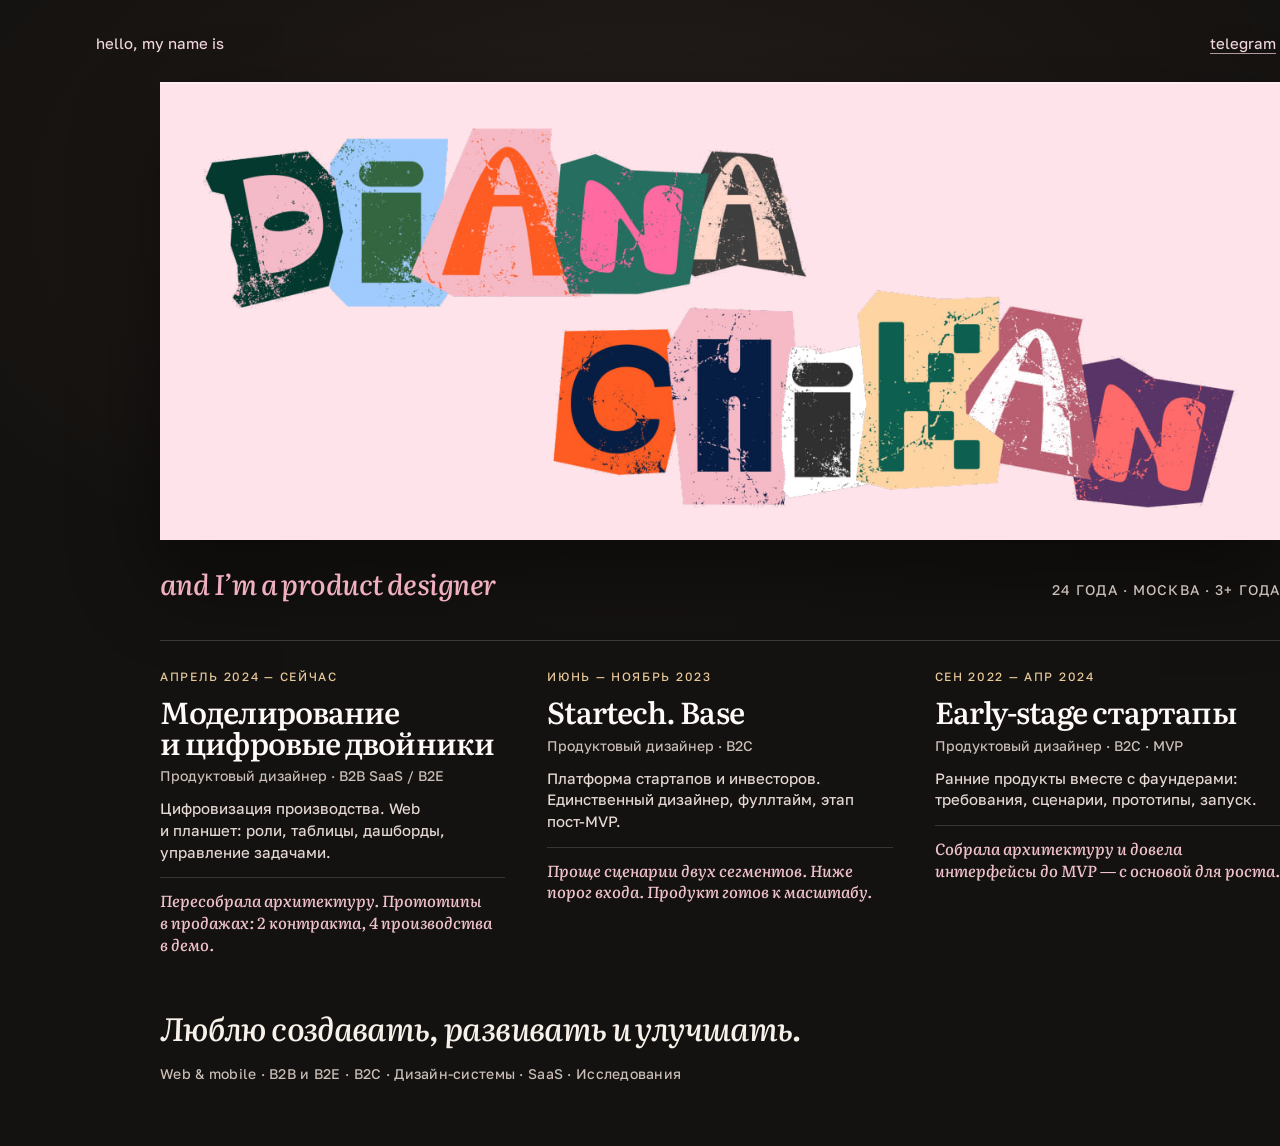
<file: concepts/wall.html>
<!DOCTYPE html>
<html lang="ru">
<head>
  <meta charset="utf-8">
  <meta name="viewport" content="width=1440">
  <title>Стена — Диана Чикан</title>
  <link rel="stylesheet" href="css/fonts.css">
  <style>
    body {
      width: 1440px;
      margin: 0 auto;
      background:
        radial-gradient(1200px 700px at 50% 18%, #241c1a 0%, #141210 62%);
      color: var(--night-text);
    }

    header {
      display: flex;
      justify-content: space-between;
      align-items: baseline;
      padding: 34px 96px 0;
      font-size: 15px;
      color: #f0d5dc;
    }

    header nav { display: flex; gap: 26px; }

    header a {
      color: inherit;
      text-decoration: none;
      border-bottom: 1px solid rgba(240, 213, 220, 0.7);
      padding-bottom: 1px;
    }

    .painting {
      width: 1120px;
      margin: 28px auto 0;
      padding: 34px 36px 26px;
      background: var(--pink);
      box-shadow:
        0 40px 80px rgba(0, 0, 0, 0.45),
        0 2px 0 rgba(255, 255, 255, 0.35) inset;
    }

    .painting img { width: 100%; height: auto; }

    .sign {
      display: flex;
      justify-content: space-between;
      align-items: baseline;
      width: 1120px;
      margin: 22px auto 0;
      color: var(--blush);
    }

    .sign em {
      font-family: "Literata", serif;
      font-style: italic;
      font-weight: 520;
      font-size: 28px;
      letter-spacing: -0.02em;
    }

    .sign span {
      font-size: 14px;
      letter-spacing: 0.08em;
      text-transform: uppercase;
      color: var(--night-soft);
    }

    .trio {
      display: grid;
      grid-template-columns: 1fr 1fr 1fr;
      gap: 42px;
      width: 1120px;
      margin: 36px auto 0;
      padding-top: 28px;
      border-top: 1px solid rgba(246, 236, 232, 0.18);
    }

    article .when {
      margin: 0;
      font-size: 12px;
      letter-spacing: 0.14em;
      text-transform: uppercase;
      color: #e7c99a;
    }

    article h2 {
      margin: 12px 0 0;
      font-family: "Literata", serif;
      font-weight: 560;
      font-size: 30px;
      line-height: 1.02;
      letter-spacing: -0.03em;
      color: #fffaf8;
    }

    article .role {
      margin: 10px 0 0;
      font-size: 14px;
      color: var(--night-soft);
    }

    article .text {
      margin: 14px 0 0;
      font-size: 15px;
      line-height: 1.45;
      color: #e6d9d4;
    }

    article .proof {
      margin: 14px 0 0;
      padding-top: 12px;
      border-top: 1px solid rgba(246, 236, 232, 0.16);
      font-family: "Literata", serif;
      font-style: italic;
      font-weight: 500;
      font-size: 16px;
      line-height: 1.35;
      color: #f0c2cc;
    }

    footer {
      width: 1120px;
      margin: 0 auto;
      padding: 48px 0 64px;
    }

    footer p {
      margin: 0;
      font-family: "Literata", serif;
      font-style: italic;
      font-weight: 520;
      font-size: 32px;
      letter-spacing: -0.02em;
      color: #f7f1ea;
    }

    footer .skills {
      margin-top: 14px;
      font-family: "Golos Text", sans-serif;
      font-style: normal;
      font-weight: 450;
      font-size: 14px;
      letter-spacing: 0.02em;
      color: var(--night-soft);
    }
  </style>
</head>
<body>
  <header>
    <span>hello, my name is</span>
    <nav>
      <a href="https://t.me/dyanatort">telegram</a>
      <a href="mailto:dianachikan@yandex.ru">почта</a>
    </nav>
  </header>

  <figure class="painting">
    <img src="assets/mark.png" alt="Diana Chikan">
  </figure>

  <p class="sign">
    <em>and I’m a product designer</em>
    <span>24 года · Москва · 3+ года</span>
  </p>

  <section class="trio">
    <article>
      <p class="when">апрель 2024 — сейчас</p>
      <h2>Моделирование и&nbsp;цифровые двойники</h2>
      <p class="role">Продуктовый дизайнер · B2B SaaS / B2E</p>
      <p class="text">Цифровизация производства. Web и&nbsp;планшет: роли, таблицы, дашборды, управление задачами.</p>
      <p class="proof">Пересобрала архитектуру. Прототипы в&nbsp;продажах: 2&nbsp;контракта, 4&nbsp;производства в&nbsp;демо.</p>
    </article>
    <article>
      <p class="when">июнь — ноябрь 2023</p>
      <h2>Startech. Base</h2>
      <p class="role">Продуктовый дизайнер · B2C</p>
      <p class="text">Платформа стартапов и&nbsp;инвесторов. Единственный дизайнер, фуллтайм, этап пост-MVP.</p>
      <p class="proof">Проще сценарии двух сегментов. Ниже порог входа. Продукт готов к&nbsp;масштабу.</p>
    </article>
    <article>
      <p class="when">сен 2022 — апр 2024</p>
      <h2>Early-stage стартапы</h2>
      <p class="role">Продуктовый дизайнер · B2C · MVP</p>
      <p class="text">Ранние продукты вместе с&nbsp;фаундерами: требования, сценарии, прототипы, запуск.</p>
      <p class="proof">Собрала архитектуру и&nbsp;довела интерфейсы до&nbsp;MVP — с&nbsp;основой для роста.</p>
    </article>
  </section>

  <footer>
    <p>Люблю создавать, развивать и&nbsp;улучшать.</p>
    <p class="skills">Web &amp; mobile · B2B и B2E · B2C · Дизайн-системы · SaaS · Исследования</p>
  </footer>
</body>
</html>
</file>
<file: concepts/css/fonts.css>
@font-face {
  font-family: "Golos Text";
  src: url("../fonts/GolosText-Variable.ttf") format("truetype");
  font-weight: 400 900;
  font-style: normal;
  font-display: block;
}

@font-face {
  font-family: "Literata";
  src: url("../fonts/Literata-Variable.ttf") format("truetype");
  font-weight: 400 900;
  font-style: normal;
  font-display: block;
}

@font-face {
  font-family: "Literata";
  src: url("../fonts/Literata-Italic-Variable.ttf") format("truetype");
  font-weight: 400 900;
  font-style: italic;
  font-display: block;
}

@font-face {
  font-family: "Unbounded";
  src: url("../fonts/Unbounded-Variable.ttf") format("truetype");
  font-weight: 400 900;
  font-style: normal;
  font-display: block;
}

:root {
  --pink: #fee3ea;
  --ink: #12352c;
  --ink-soft: #4d675f;
  --sand: #f6e3c4;
  --sand-deep: #e7c99a;
  --sky: #e4eef8;
  --orange: #f24c1c;
  --cream: #fffaf6;
  --paper: #fbf6f1;
  --blush: #f0b0c0;
  --night: #141210;
  --night-text: #f6ece8;
  --night-soft: #cbbfb8;
}

* { box-sizing: border-box; }

html, body { margin: 0; padding: 0; }

body {
  font-family: "Golos Text", sans-serif;
  font-weight: 450;
  color: var(--ink);
  background: var(--pink);
  font-synthesis: none;
  text-rendering: optimizeLegibility;
  -webkit-font-smoothing: antialiased;
}

img { max-width: 100%; display: block; }

a { color: inherit; }

::selection {
  background: var(--orange);
  color: white;
}
</file>
